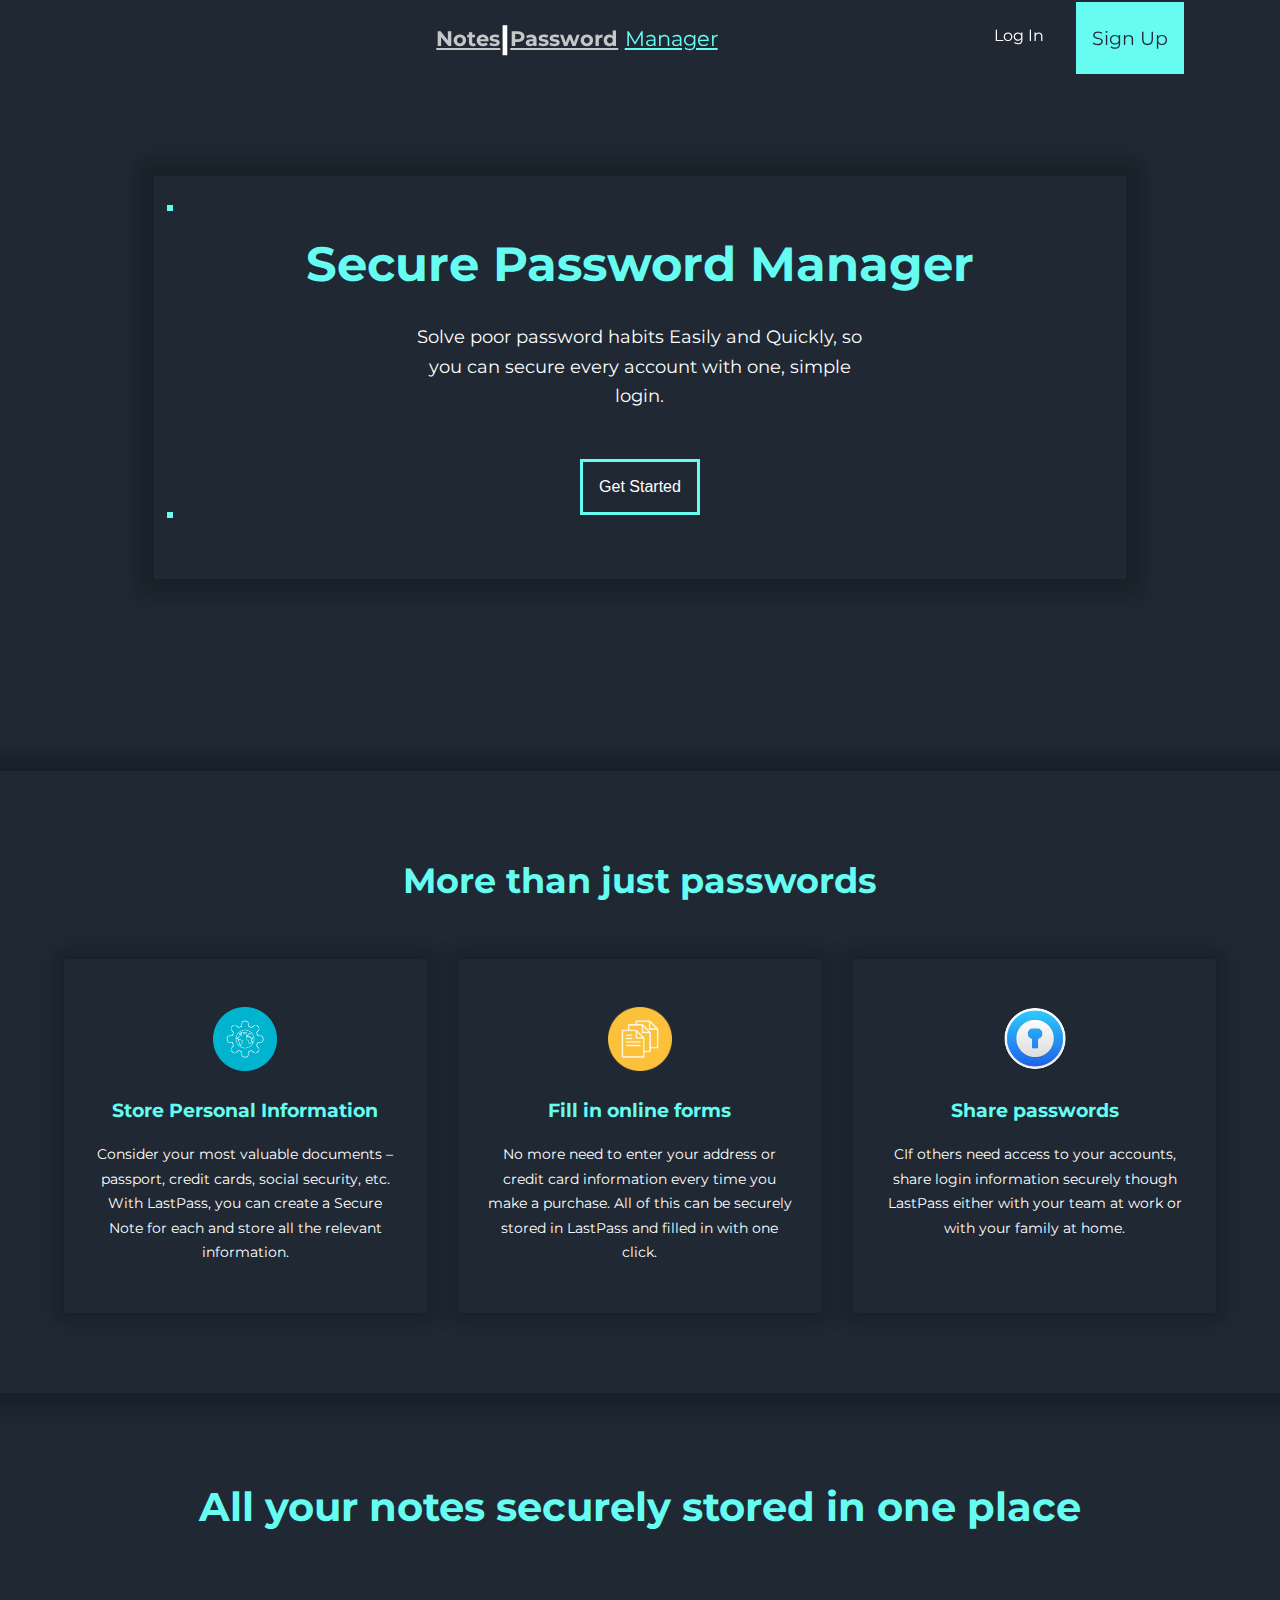
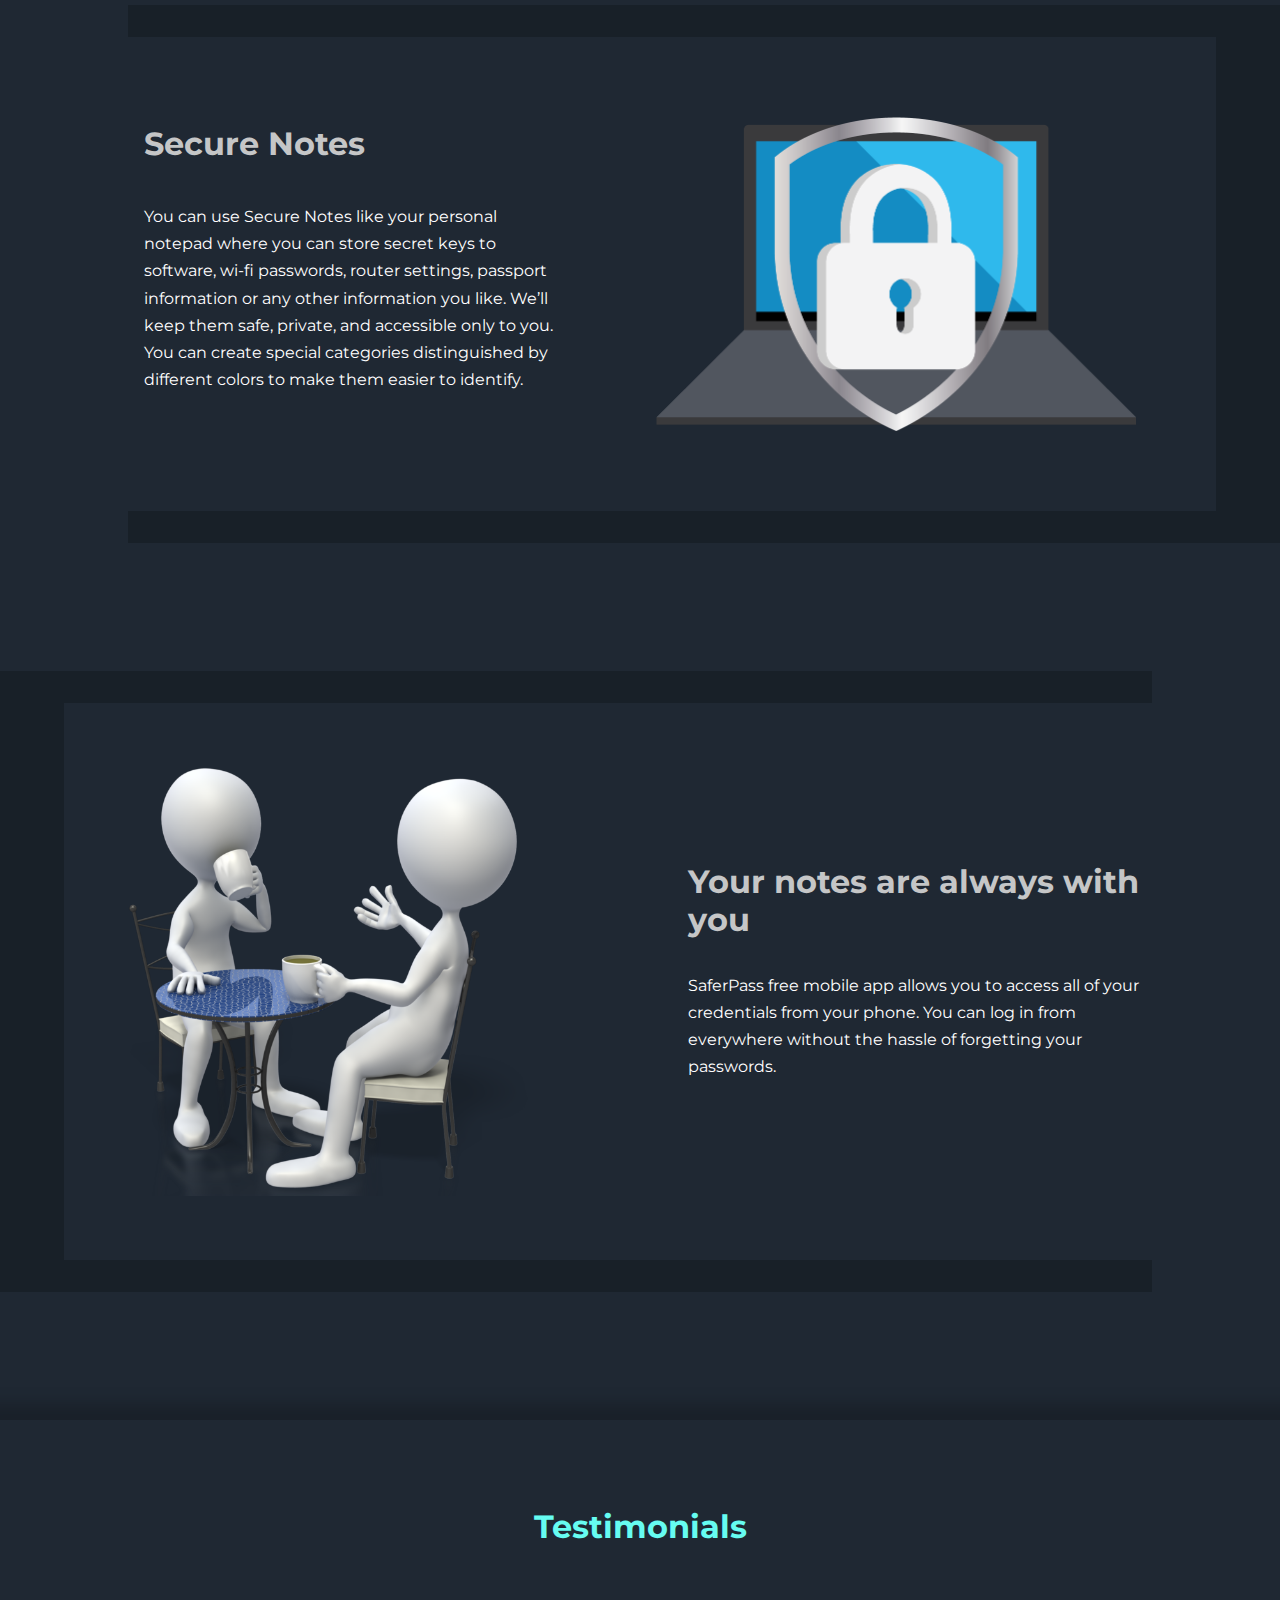
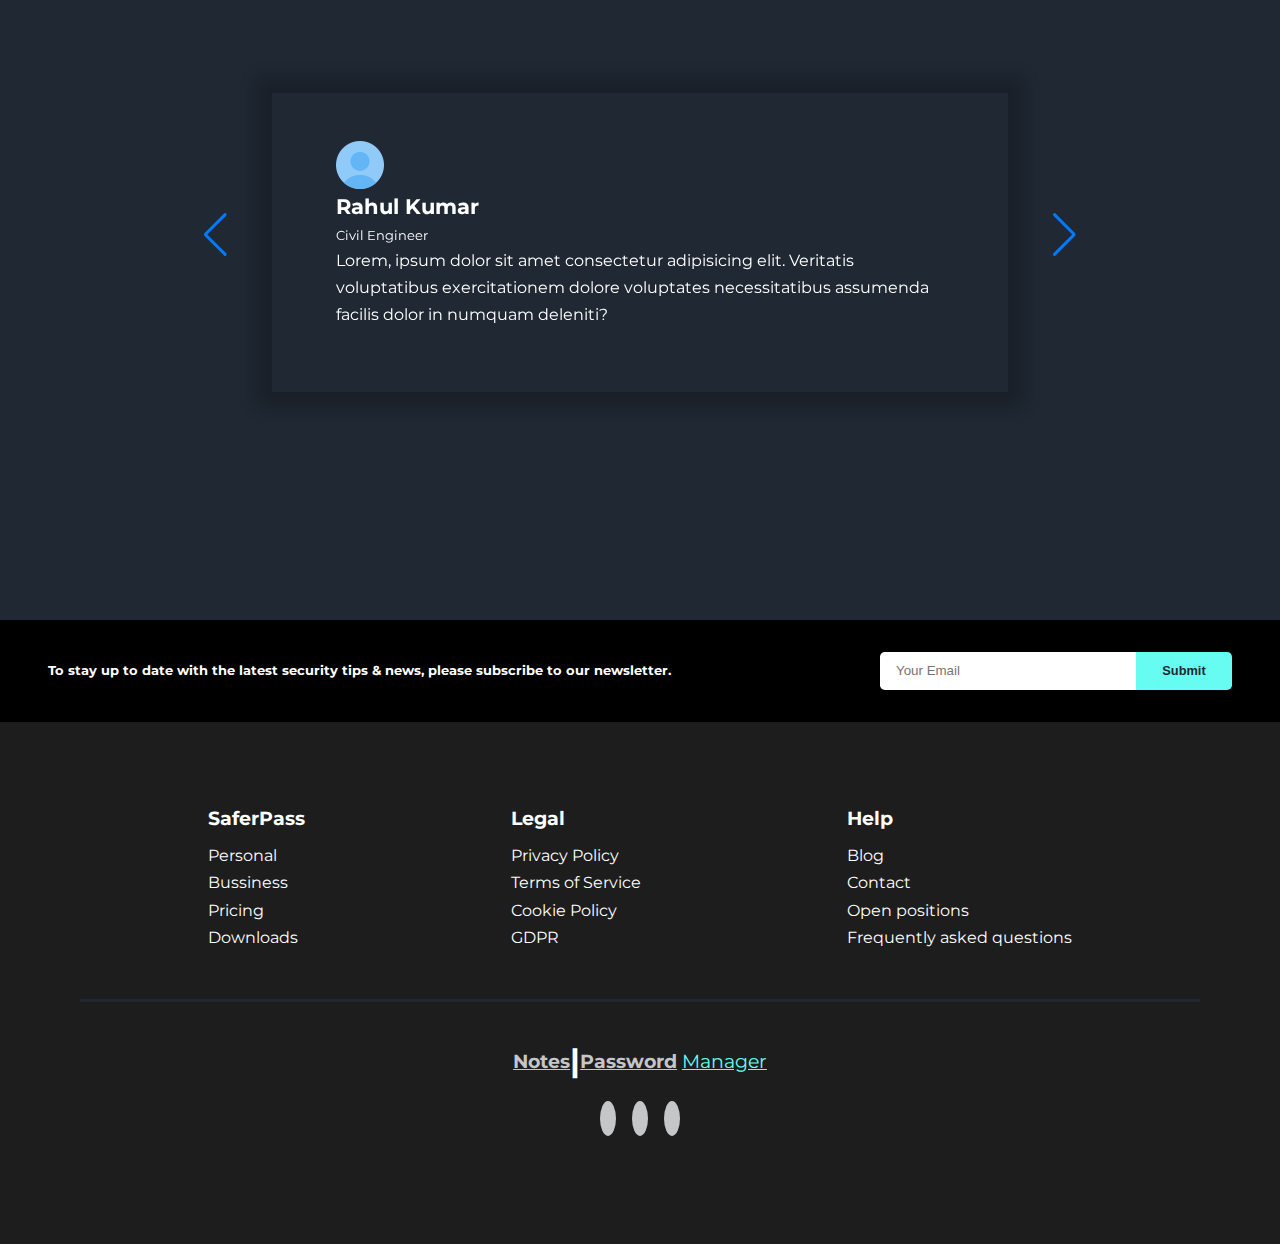
<file: index.html>
<html lang="en">
<head>
    <meta charset="UTF-8">
    <meta http-equiv="X-UA-Compatible" content="IE=edge">
    <meta name="viewport" content="width=device-width, initial-scale=1.0">
    <title>NotesPasswordManager</title>
    <link rel="stylesheet" href="https://unicons.iconscout.com/release/v2.1.6/css/unicons.css">

    <link rel="preconnect" href="https://fonts.googleapis.com">
<link rel="preconnect" href="https://fonts.gstatic.com" crossorigin>
<link href="https://fonts.googleapis.com/css2?family=Montserrat:ital,wght@0,100;0,300;0,500;0,600;0,700;0,800;0,900;1,500&family=Poppins:ital,wght@0,200;0,300;0,600;0,700;1,400&display=swap" rel="stylesheet">
   
<link
      rel="stylesheet"
      href="https://cdn.jsdelivr.net/npm/swiper/swiper-bundle.min.css"/>
    <link rel="stylesheet" href="style.css">

</head>
<body>
   
    <nav>
        <div class="menu-icon" >
            <i class="nav-ham uil uil-bars" onclick="settingToggle()"></i>
        </div>
        <div class="container">
            <div class="left">
                <h1>Notes</h1> <h2>|</h2> <h1>Password</h1> <span>Manager</span>
            </div>
            <div class="right">
                <ul>
                    <li class="active"> 
                        <div class="head-l">      
                            <h1>How It Works</h1>
                            <i class="icn uil uil-angle-up"></i>
                        </div>
                        <div class="sub-menu">
                            <div class="sub1">
                                <h1>OVERVIEW</h1>
                                <div class="sub2">
                                    <article>
                                         <a href="">Intro to Lastpass</a>
                                        <p>Simplify password management and protect your identity while online</p>
                                    </article>
                                    <article>
                                        <a href="">Password Manager</a>
                                        <p>Remember fewer passwords, log in faster and increase your online security</p>
                                    </article>
                                    <article>
                                        <a href="">Password Vault</a>
                                        <p>An encrypted safe location for all your passwords,notes,files and more</p>
                                    </article>
                                    <article>
                                        <a href="">Save and Autofill</a>
                                        <p>Save new accounts while on-the-go and fill passwords & forms with one click</p>
                                    </article>
                                </div>
                            </div>
                            <div class="sub1">
                                <h1>CORE FEATURE</h1>
                                <div class="sub2">
                                    <article>
                                        <a href="">Password Generator</a>
                                        <p>Create secure passwords using our built-in generator tool. Try it now for free!</p>
                                    </article>
                                    <article>
                                        <a href="">Dark Web Monitoring</a>
                                        <p>Auotmatically monitor and detect if your information has been exposed online</p>
                                    </article>
                                    <article>
                                        <a href="">Security Dashboard</a>
                                        <p>A central place to check the health and safer of your accounts</p>
                                    </article>
                                
                                </div>
                            </div>
                        </div>
                    
                    </li>
                    <li class="active">
                        <div class="head-l">
                            <h1>Personal</h1>
                            <i class="icn uil uil-angle-up"></i>
                        </div>
                        
                        <div class="sub-menu">
                            <div class="sub1">
                                <h1>INDIVIDUAL & FAMILY PLANS</h1>
                                <div class="sub2">
                                    <article>
                                        <i class="uil uil-usd-circle"></i> <a href="">Premium</a>
                                        <p>Unlimited device type access, dark web monitoring, security dashboard, emergency access and more</p>
                                    </article>
                                    <article>
                                        <i class="uil uil-smile-beam"></i> <a href="">Families</a>
                                        <p>Secure password management and sharing for your entire family</p>
                                    </article>
                            </div>
                        </div>
                        </div>
                    </li>
                    <li class="active"> 
                        <div class="head-l">
                        
                            <h1>Bussiness</h1>
                            <i class="icn uil uil-angle-up"></i>
                        </div>
                        
                        <div class="sub-menu">
                            <div class="sub1">
                                <h1>BUSINESS PLANS PLANS</h1>
                                <div class="sub2">
                                    <article>
                                        <i class="uil uil-crosshair"></i> <a href="">Teams</a>
                                        <p>Password management and secure password sharing for groups</p>
                                    </article>
                                    <article>
                                        <i class="uil uil-crosshairs"></i> <a href="">Business</a>
                                        <p>Simple and secure password management for your business.</p>
                                    </article>
                                    </article>
                                    <article>
                                        <i class="uil uil-chart-pie"></i> <a href="">Enterprise</a>
                                        <p>Scalable comprehensive password and ldentity management</p>
                                    </article>
                            </div>
                        </div>
                        <div class="sub1">
                            <h1>BUSINESS ADD-ONS</h1>
                            <div class="sub2">
                                <article>
                                    <i class="uil uil-code-branch"></i> <a href="">Single Sign-On (SSO)</a>
                                    <p>Give access and password protection with Single Sign-On for cloud apps.</p>
                                </article>
                                <article>
                                    <i class="uil uil-data-sharing"></i> <a href="">Multifactor Authentication (MFA)</a>
                                    <p>Challenge each login attempt by adding extra layers of security for access</p>
                                </article>
                        </div>
                    </div>
                    </div>
                    </li>
                    <li class="active"> 
                        <div class="head-l">
                            <h1>Resources</h1>
                            <i class="icn uil uil-angle-up"></i>
                        </div>
                        
                        <div class="sub-menu">
                            <div class="sub1">
                                <h1>SUPPORT</h1>
                                <div class="sub2">
                                    <article>
                                        <i class="uil uil-server-alt"></i> <a href="">Resource Center</a>
                                        <p>Everyting you need--ebooks to case studies--to improve your digital security</p>
                                    </article>
                                    <article>
                                        <i class="uil uil-cloud-question"></i> <a href="">Support & Documentation</a>
                                        <p>Instant access o our library of self-help resources and the Notes|PasswordManager Community</p>
                                    </article>
                                    <article>
                                        <i class="uil uil-shield-exclamation"></i> <a href="">Security Architecture</a>
                                        <p>Our zero-knowledge security model keeps your data private--even from us.</p>
                                    </article>
                            </div>
                        </div>
                        </div>

                    </li>
                    <li><a href="index.html">Home</a></li>
                    <li><a href="login.php">Log In</a></li>
                    <li><a href="signup.php">Sign Up</a></li>
                </ul>
            </div>
            <div class="last">
                <ul>
                    <li><a href="login.php">Log In</a></li>
                    <li><a href="signup.php">Sign Up</a></li>
                </ul>
            </div>
        </div>
    </nav>


    <section class="header">
        <div class="container snake-border">
            <h1>Secure Password Manager</h1>
            <p>Solve poor password habits Easily and Quickly, so you can secure every
                account with one, simple login.</p>
           <a href="login.php">
            <button class="btnn">Get Started</button>
           </a>
        </div>
    </section>


    <section class="info1">
        <h1>More than just passwords</h1>
        <div class="container">
            <div class="contain">
                <img src="pass1.png" alt="">
                <h1>Store Personal Information</h1>
                <p>Consider your most valuable documents – passport, credit cards, social security, etc. With LastPass, you can create a Secure Note for each and store all the relevant information.</p>
            </div>
            <div class="contain">
                <img src="pass2.png" alt="">
                <h1>Fill in online forms</h1>
                <p>No more need to enter your address or credit card information every time you make a purchase. All of this can be securely stored in LastPass and filled in with one click.</p>
            </div>
            <div class="contain">
                <img src="pass3.png" alt="">
                <h1>Share passwords</h1>
                <p>CIf others need access to your accounts, share login information securely though LastPass either with your team at work or with your family at home.</p>
            </div>
        </div>
    </section>


    <section class="feature">
        <h1>All your notes securely stored in one place</h1>
        <div class="feature1">
            <div class="fea-left">
                <h1>Secure Notes</h1>
                <p>You can use Secure Notes like your personal notepad where you can store secret keys to software, wi-fi passwords, router settings, passport information or any other information you like. We’ll keep them safe, private, and accessible only to you. You can create special categories distinguished by different colors to make them easier to identify.</p>
            </div>
            <div class="fea-right">
                <img src="secure.png" alt="">
            </div>
        </div>
        <div class="fea-part"></div>
        <div class="feature2">
            <div class="fea-left">
                <img src="secure1.png" alt="">
            </div>
            <div class="fea-right">
                <h1>Your notes are always with you</h1>
                <p>SaferPass free mobile app allows you to access all of your credentials from your phone. You can log in from everywhere without the hassle of forgetting your passwords.</p>
            </div>
        </div>
    </section>



    <section class="testimonial">
        <h1>Testimonials</h1>
        <div class="swiper mySwiper">
            <div class="swiper-wrapper">

              <div class="swiper-slide">
                <div class="head">
                    <div class="profile">
                        <div class="avatar">
                                <img src="profile-small.png" alt="">
                        </div>
                        <div class="info">
                            <h4>Rahul Kumar</h4>
                            <small>Civil Engineer</small>
                        </div>
                    </div>
                    <p>Lorem, ipsum dolor sit amet consectetur adipisicing elit. Veritatis voluptatibus exercitationem dolore voluptates necessitatibus assumenda facilis dolor in numquam deleniti?</p>
                </div>

            </div>


              <div class="swiper-slide">
                <div class="head">
                    <div class="profile">
                        <div class="avatar">
                                <img src="profile-small.png" alt="">
                        </div>
                        <div class="info">
                            <h4>Rahul Kumar</h4>
                            <small>Civil Engineer</small>
                        </div>
                    </div>
                    <p>Lorem ipsum dolor sit amet consectetur adipisicing elit. Consequatur harum, perspiciatis, nesciunt tempore beatae in incidunt dicta soluta a, voluptatibus accusantium veniam ratione quidem! Atque maxime delectus quia excepturi eveniet?</p>
                </div>
            </div>


              <div class="swiper-slide">
                <div class="head">
                    <div class="profile">
                        <div class="avatar">
                                <img src="profile-small.png" alt="">
                        </div>
                        <div class="info">
                            <h4>Rahul Kumar</h4>
                            <small>Civil Engineer</small>
                        </div>
                    </div>
                    <p>Lorem ipsum dolor sit amet consectetur adipisicing elit. Harum nulla modi, eum possimus a deleniti? Quisquam, animi? Odio, atque. Quos, excepturi omnis ratione enim iure veniam rerum aut inventore in?</p>
                </div>
            </div>


              <div class="swiper-slide">
                <div class="head">
                    <div class="profile">
                        <div class="avatar">
                                <img src="profile-small.png" alt="">
                        </div>
                        <div class="info">
                            <h4>Rahul Kumar</h4>
                            <small>Civil Engineer</small>
                        </div>
                    </div>
                    <p>Lorem ipsum, dolor sit amet consectetur adipisicing elit. Numquam praesentium id quae voluptas natus perferendis? Voluptas eum, alias autem, ducimus iste aut dolor porro dolorum exercitationem quo quae ea itaque.</p>
                </div>
            </div>


              <div class="swiper-slide">
                <div class="head">
                    <div class="profile">
                        <div class="avatar">
                                <img src="profile-small.png" alt="">
                        </div>
                        <div class="info">
                            <h4>Rahul Kumar</h4>
                            <small>Civil Engineer</small>
                        </div>
                    </div>
                    <p>Lorem, ipsum dolor sit amet consectetur adipisicing elit. Atque, inventore! Neque, ullam molestiae cumque animi tempore porro nulla magnam saepe reiciendis perferendis eaque nihil. Architecto natus deleniti voluptatibus est quaerat.</p>
                </div>
            </div>

            
            </div>
            <div class="swiper-button-next"></div>
             <div class="swiper-button-prev"></div>
            <div class="swiper-pagination"></div>
          </div>

    </section>

    <section class="subs">
        <div class="top">
            <h1>To stay up to date with the latest security tips & news, please subscribe to our newsletter.</h1>
            <form action="">
                <input type="email" name="email" placeholder="Your Email" class="type-area">
                <button class="submit-area">Submit</button>
            </form>
        </div>
    </section>
    <footer>
        <div class="bottom">
            <div class="data">
                <h1>SaferPass</h1>
                <ul>
                    <li><a href="">Personal</a></li>
                    <li><a href="">Bussiness</a></li>
                    <li><a href="">Pricing</a></li>
                    <li><a href="">Downloads</a></li>
                </ul>
            </div>
            <div class="data">
                <h1>Legal</h1>
                <ul>
                    <li><a href="">Privacy Policy</a></li>
                    <li><a href="">Terms of Service</a></li>
                    <li><a href="">Cookie Policy</a></li>
                    <li><a href="">GDPR</a></li>
                </ul>
            </div>
            <div class="data">
                <h1>Help</h1>
                <ul>
                    <li><a href="">Blog</a></li>
                    <li><a href="">Contact</a></li>
                    <li><a href="">Open positions</a></li>
                    <li><a href="">Frequently asked questions</a></li>
                </ul>
            </div>
        </div>
        <div class="part"></div>
        <div class="copyright">
            <div class="Name">
                <h1>Notes</h1> <h2>|</h2> <h1>Password</h1> <span>Manager</span>
            </div>
            <div class="logos">
                <a href="https://facebook.com/"><i class="uil uil-facebook-f"></i></a>
                <a href="https://www.twitter.com/"><i class="uil uil-twitter"></i></a>
                <a href="https://www.linkedin.com/"><i class="uil uil-linkedin-alt"></i></a>
            </div>
        </div>
    </footer>

    <script src="https://cdn.jsdelivr.net/npm/swiper/swiper-bundle.min.js"></script>
        <script src="script.js"></script>
</body>
</html>
</file>
<file: style.css>
*{
    margin: 0;
    padding: 0;
    border: 0;
    outline: 0;
    text-decoration: none;
    list-style: none;
    box-sizing: border-box;
}

:root{
    --color-primary:#66fcefc6;
    --color-success:#1a3230c6;
    --color-warning:#f7c94b;
    --color-danger:#f75842;
    --color-danger-variant:rgba(247,88,66,0.4);
    --color-white:#fff;
    --color-light:#C5C6C7;
    --color-black:#1d1d1d;
    --color-bg:#1F2833;
    --color-bg1:#0B0C10;
    --color-bg2:#66FCF1;
    --color-bg3:#45A29E;
    --color-bg4:#48b1a8;

    --container-width-lg:76%;
    --container-width-md:90%;
    --container-width-sm:94%;

    --transition: all 400ms ease;

}

::-webkit-scrollbar{
    width: 10px;
    background-color: var(--color-bg1);
}
::-webkit-scrollbar-thumb{
    background: var(--color-bg2);
}


body{
    font-family: 'Montserrat', sans-serif;
    line-height: 1.7;
    color: var(--color-white);
    background: var(--color-bg);
}
.container{
    width: var(--container-width-lg);
    margin: 0 auto;
}
section{
    overflow: hidden;
}
section h2{
    text-align: center;
    margin-bottom: 4rem;
}

h1{
    font-size: 1.2rem;
}
h2{
    font-size: 2rem;
}
h3{
    font-size: 4.6rem;
}
h4{
    font-size: 1.3rem;
}
a{
    color: var(--color-white);
}
img{
    width: 100%;
    display: block;
    object-fit: cover;
}
.btn{
    display: inline-block;
    background: var(--color-white);
    color: var(--color-black);
    padding: 1rem 2rem;
    border: 1px solid transparent;
    font-weight: 500;
    transition: var(--transition);
}
.btn:hover{
    background: transparent;
    color:var(--color-white);
    border-color: var(--color-white);
}
.btn-primary{
    background:var(--color-danger);
    color: var(--color-white);
}
                                        /* Nav bar  */
nav{
    background: transparent;
    width: 100vw;
    height: 4.8rem;
    position: fixed;
    top: 0;
    z-index: 11;
    display: flex;
    align-items: center;
}
nav .container{
    display: flex;
    justify-content: space-between;
    margin: 0.24rem auto;
    align-items: center;
    width: 75%;
   
}
nav .container .left{
    display: flex;
    align-items: center;
    margin-left: -6rem;
}
nav .container .left h1{
    text-decoration: underline;
    font-size: 1.3rem;
    color: var(--color-light);
}
nav .container .left span{
    text-decoration: underline;
    font-size: 1.3rem;
    margin-left: 0.4rem;
    color: var(--color-bg2);
}   
nav .container .right ul{
    display: flex;
}
nav .container .right ul li h1{
    color: var(--color-white);
    font-weight: 500;
    cursor: pointer;
}
nav .menu-icon{
    display: none;
}

nav .container .right ul li:nth-child(5){
    display: none;
}
nav .container .right ul li:nth-child(6){
    display: none;
}
nav .container .right ul li:nth-child(7){
    display: none;
}
.right ul .active .head-l{
    display: flex;
}
.right ul li .icn{
    font-size: 2rem;
    color: white;
    cursor: pointer;
}
.icn-rotate{
    transform: rotateX(180deg);
}
nav .container .right ul li{
    font-weight: 500;
    padding: 1.2rem 0.8rem;
    font-size: 1.2rem;
    color: var(--color-bg);
    transition: var(--transition);
}
nav .container .right ul li h1:hover{
    color: var(--color-bg2);
}



.right ul .sub-menu .sub1 h1{
    font-size: 1rem;
    padding-bottom: 1rem;
    color: var(--color-light);
}  
.right ul .sub-menu .sub1 h1:hover{
    color: var(--color-light);
}
.right ul .sub-menu .sub1 article{
    padding-bottom: 1rem;
} 
.right ul .sub-menu .sub1 article a{
    font-size: 1.15rem;
    color: var(--color-black);
    font-weight: 600;
}
.right ul .sub-menu .sub1 article a:hover{
    color: var(--color-danger);
}
.right ul .sub-menu .sub1 article p{
    font-size: 1rem;
    color: white;
}

.sub-menu{
    display: none;
}
.sub-menu1{
    display: block;
    position: absolute;
    left: 30rem;
    width: 50rem;
    margin-top: 1.5rem;
    background: var(--color-bg3);
    box-shadow: 0rem 1.5rem 1rem 1.5rem rgba(0, 0, 0, 0.2);
    border-top: none; 
    display: flex;
    padding: 3rem;
    padding-top: 2rem;
    gap: 3rem;
}   

.right ul li .sub-menu::before{
    content: '';
    z-index: -1;
    width: 1.5rem;
    height: 1.5rem;
    transform: rotateZ(45deg);
    /* background: linear-gradient(150deg ,var(--color-bg2),var(--color-bg3),var(--color-bg3)); */
    background: var(--color-bg4);
    box-shadow: 0 0 1rem 0.5rem rgba(0, 0, 0, 0.2);
    position: absolute;
    margin-left: 3.5rem;
    top:-0.75rem;
    left: 1.5rem;
    color: var(--color-bg2);
   font-size: 2rem;
} 
.right ul li:nth-child(1) .sub-menu::before{
        left: -1.5rem;
}
.right ul li:nth-child(2) .sub-menu::before{
        left: -2.3rem;
}
.right ul li:nth-child(3) .sub-menu::before{
        left: 20rem;
}
.right ul li:nth-child(4) .sub-menu::before{
        left: 15.3rem;
}


.right ul li:nth-child(2) .sub-menu{
    width: 30rem;
    margin-left: 12rem;
}
.right ul li:nth-child(4) .sub-menu{
    width: 30rem;
    margin-left: 15rem;
}


nav .container .last ul{
    display: flex;
    gap: 2rem;
    margin-right: -5rem;
}
nav .container .last ul li a{
    transition: var(--transition);
}
nav .container .last ul li:hover a{
    color:var(--color-bg2);
}
nav .container .last ul li:nth-child(2) a{
    font-size: 1.2rem;
    background: var(--color-bg2);
    color: var(--color-bg);
    padding: 1.5rem 1rem;
}

nav .container .last ul li:nth-child(2) a:hover{
    background: var(--color-primary);
}
.window-scroll{
    background: var(--color-bg);
    box-shadow: 0 1rem 2rem rgba(0, 0, 0, 0.4);
}


.btnn{

    border: 3px solid var(--color-bg2);
    background: transparent;
    padding: 1rem;
    color: white;
    font-size: 1.5rem;
    transition: var(--transition);
}
.btnn:hover{
    cursor: pointer;
    background: var(--color-bg2);
    color:var(--color-bg);
    box-shadow: 0 0 1rem 1rem rgba(0, 0, 0, 0.3);
}

section.header .container h1{
    font-size: 3.5rem;
    color: var(--color-bg2);
    padding: 1rem 0rem;
}
section.header .container p{
    width: 50%;
    margin: 0 auto;
    padding-bottom: 3rem;
    font-size: 1.5rem;
}
section.header .container{
    /* border:1px solid var(--color-bg2); */
    box-shadow: 0rem 0rem 1rem 1rem rgba(0, 0, 0, 0.2);
    padding: 2rem 1rem;
    padding-bottom: 4rem;
    margin-bottom: 2rem;
}
section.header {
    padding-bottom: 10rem;
    padding-top: 11rem;
    margin: 0 auto;
    text-align: center;
}

                    /* /snake */
  
  .ex1.snake-border::after 
  { 
      content: none; 
  }
  .ex2.snake-border::before 
  { 
      content: none; 
  }
  
   @keyframes snake-border-head {
    
    
    90% { left: 0; top: 0; width: 0; height: 40%; }
    90% { left: 0; top: 0; width: 0; height: 0; }
    100% { left: 0; top: 0; width: 40%; height: 0; } 0% { left: 0; top: 0; width: 40%; height: 0; }
    
    15% { left: 60%; top: 0; width: 40%; height: 0; }
    15% { left: 100%; top: 0; width: 0; height: 0; }
    25% { left: 100%; top: 0; width: 0; height: 40%; }
    
    40% { left: 100%; top: 60%; width: 0; height: 40%; }
    40% { left: 100%; top: 100%; width: 0; height: 0; }
    50% { left: 60%; top: 100%; width: 40%; height: 0; }
    
    65% { left: 0; top: 100%; width: 40%; height: 0; }
    65% { left: 0; top: 100%; width: 0; height: 0; }
    75% { left: 0; top: 60%; width: 0; height: 40%; }
    
  } 
   @keyframes snake-border-tail {
    
  
  90% { top: 0%; height: 40%; }
  100% { left: 0; top: 0; width: 0; height: 0; } 0% { left: 0; top: 0; width: 0; height: 0; }
  
  15% { width: 40%; }
  25% { left: 100%; top: 0; width: 0; height: 0; }
  
  40% { height: 40%; }
  50% { left: 100%; top: 100%; width: 0; height: 0; }
  
  65% { left: 0%; width: 40%; }
  75% { left: 0; top: 100%; width: 0; height: 0; }
  
  } 
  
  .snake-border {
  position: relative;
  box-shadow: inset 0 0 0 1px var(--color-bg2);
  }
  .snake-border::before, .snake-border::after {
  content: '';
  display: block;
  position: absolute;
  outline: 3px solid var(--color-bg2);
  animation-duration: 6s;
  animation-timing-function: linear;
  animation-iteration-count: infinite;
  }
  .snake-border::before { 
      animation-name: snake-border-head; 
  }
      .snake-border::after 
  {
       animation-name: snake-border-tail; 
  }


            /* // info1  */

section.info1{
    padding-top: 5rem;
    padding-bottom: 5rem;
    background: var(--color-bg);
    text-align: center;
    box-shadow: 0rem 0rem 1rem 1rem rgba(0, 0, 0, 0.2);
}
section.info1 h1{
    font-size: 3rem;
    padding-bottom: 3rem;
    color: var(--color-bg2);
}
section.info1 .container{
    display: grid;
    grid-template-columns: repeat(3,1fr);
    justify-content: center;
    text-align: center;
    gap: 2rem;
    width: 90%;
}
section.info1 .container .contain{
    /* border: 1px solid var(--color-bg2); */
    text-align: center;
    align-items: center;
    padding: 3rem;
    box-shadow: 0rem 0rem 1rem 0.5rem rgba(0, 0, 0, 0.2);
}

section.info1 .container .contain:hover{
    box-shadow: 0rem 0rem 1rem 1rem rgba(0, 0, 0, 0.2);
    cursor: pointer;
}
section.info1 .container .contain h1{
    font-size: 1.3rem;
    padding-top: 0.4rem;
    padding-bottom: 1rem;
}
section.info1 .container .contain p{
    font-size: 1rem;
}
section.info1 .container .contain img{
    width: 5rem;
    margin: 0 auto;
    padding-bottom: 1rem;
}



                        /* ////TESTIMONIALS  */
section.testimonial{
    box-shadow: 0rem 0rem 1rem 1rem rgba(0, 0, 0, 0.2);
    width: 100%;
}
section.testimonial h1{
    text-align: center;
    padding-top: 5rem;
    font-size: 2rem;
    color: var(--color-bg2);
}

section.testimonial .swiper{
    width: 70%;
    height: 70%;
    margin: 0 auto;
    margin-bottom: 10rem;

}
section.testimonial .swiper .swiper-wrapper .swiper-slide{
    display: flex;
    height: 80%;
    border-radius: 1rem;
    align-items: center;
    justify-content: center;
    flex-direction: column;
    padding-bottom: 8rem;
     margin-top: 7rem; 
    }
   
    section.testimonial .swiper .swiper-pagination{
        color: var(--color-bg2);
        margin: 2rem 0rem;
    }


    section.testimonial .swiper .swiper-wrapper .swiper-slide .head{

     box-shadow: 0 0 1rem 1rem rgba(0, 0, 0, 0.2);
        padding: 4rem;
        padding-top: 3rem;
        margin: 2rem 5rem;
        
    }
    
    section.testimonial .swiper .swiper-wrapper .swiper-slide .head .profile .avatar img{
        width: 3rem;
        
    }



    /* ///feature  */

section.feature .feature1 .fea-right img{
    width: 30rem;
}
section.feature .feature2 .fea-left img{
    width: 25rem;
}
section.feature{
    padding: 2rem;
    margin: 5rem 0rem;
    margin-right: 5rem;
    margin-bottom: 10rem;
    text-align: center;
    display: flex;
    flex-direction: column;
}
section.feature h1{
    padding-bottom: 6rem;
    font-size: 3rem;
    color: var(--color-bg2);
}
.animl{
    opacity: 0; 
    transform: translateX(-200%);
    transition: 1.2s ease;
}
.anim-show{
    opacity: 1;
    transform: translateX(0%);
}
.animr{
    opacity: 0;
    transform: translateX(200%);
    transition: 1.2s ease;
}
.anim-show1{
    opacity: 1;
    transform: translateX(0%);

}
section.feature .feature1{
    box-shadow: 6rem 0rem 0rem 2rem rgba(0, 0, 0, 0.2);
    display: grid;
    grid-template-columns: 1fr 1fr;
    padding: 5rem;
    margin-bottom: 5rem;
    gap:10rem;
    width: 90%;
    margin: 0 auto;
    text-align: left;
}
section.feature .feature1 h1{
    font-size: 2.2rem;
    color: var(--color-light);
}
section.feature .feature1 p{
    font-size: 1.1rem;
    margin-top: -4rem;
}
section.feature .feature2{
    box-shadow: -6rem 0rem 0rem 2rem rgba(0, 0, 0, 0.2);
    display: grid;
    grid-template-columns: 1fr 1fr;
    padding: 4rem;
    margin-bottom: 5rem;
    gap:10rem;
    width: 90%;
    margin: 0 auto;
    text-align: left;
    margin-top: 15rem;
}
section.feature .feature2 h1{
    line-height: 1.2em;
    font-size: 2.2rem;
    margin-top: 6rem;
    color: var(--color-light);
}
section.feature .feature2 p{
    font-size: 1.1rem;
    margin-top: -4rem;
}


                /* //footer  */


section.subs{
    background: black;
}
section.subs .top{
    align-items: center;
    display: flex;
    justify-content: space-between;
    padding: 2rem 5rem;
}
section.subs .top h1{
    margin-left: 3rem;
    font-size: 0.9rem;
}
section.subs .top form{
    margin-right: 5rem;
    display: flex;
}
section.subs .top form .type-area{
    border-top-left-radius: 0.3rem;
    border-bottom-left-radius :0.3rem;
    outline: none;
    padding: 0.7rem 1rem;
    width: 16rem;
}
section.subs .top form .submit-area{
    border-top-right-radius: 0.3rem;
    border-bottom-right-radius: 0.3rem ;
    outline: none;
    padding: 0.7rem 1rem;
    width: 6rem;
    color: var(--color-bg);
    font-weight: 500;
    font-size: 1rem;
    background: var(--color-bg2);
    cursor: pointer;
}
footer{
    padding: 5rem;
    background: var(--color-black);
}

footer .bottom{
    display: flex;
    justify-content: space-between;
    margin: 0rem 10rem;
}


footer .part{
    background: var(--color-bg);
    margin-top: 3rem;
    height: 0.2rem;

}
footer .copyright{
    text-align: center;
    margin: 2rem 10rem;
}
footer .copyright .Name{
    align-items: center;
    display: flex;
    justify-content: center;
}

footer .copyright .logos{
    margin-top: 1rem;
    
}
footer .copyright .logos a{
    background: var(--color-light);
    border-radius: 50%;
    padding: 0.6rem;
    margin: 0.6rem;
    color:var(--color-bg);
    transition: var(--transition);
}



footer .copyright .logos a:hover{
    color: var(--color-bg2);
}

footer .copyright .Name h1{
    font-size: 1.5rem;
    text-decoration: underline;
    color: var(--color-light);
}
footer .copyright .Name span{
    font-size: 1.5rem;
    text-decoration: underline;
    margin-left: 0.3rem;
    color: var(--color-bg2);
}


footer .bottom .data h1{
    margin-bottom: 0.5rem;
}
footer .bottom .data ul li a{
    transition: var(--transition);
}
footer .bottom .data ul li a:hover{
    color: var(--color-bg2);
}

@media screen and (max-width:1340px) {
    nav .container .right ul li:nth-child(5){
        display: block;
    }
    nav .container .right ul li:nth-child(6){
        display: block;
    }
    nav .container .right ul li:nth-child(7){
        display: block;
    }

    nav .container .last ul{
        margin-right: -4rem;
    }

    nav .container .left{
        margin: 0.5rem auto;
    }
    nav .container .left h1{
        font-size: 1.3rem;
    }
    nav .container .left span{
        font-size: 1.3rem;
    }
    nav .container .right .menu-icon{
        display: block;
    }
    nav .container .right{
        position: absolute;
        top: 100%;
        left: 3%;
        background: var(--color-bg3);
        padding: 2rem 2rem;
        margin-left: -1.8rem;
        height: 100vh;
        overflow: scroll;
    }
    nav .container .right ul li:nth-child(4){
        padding-bottom: 3rem;
    }

    .sub-menu1{
        display: block;
        position:absolute;
        width: 20rem;
        left: -2rem;
        top: -1rem;
        background: transparent;
        box-shadow: none;
        flex-direction: column;
    }
    .right{
        display: none;
    }
    .ul-menu-open{
        display: block;
    }
    nav .container .right ul{
        flex-direction: column;
    }
    .right ul li .sub-menu{
        position: relative;
        margin: 0;
        margin-top: 1rem;
    }

    .right ul li:nth-child(2) .sub-menu{
        width: 20rem;
        margin-left: 0rem;
    }
    .right ul li:nth-child(4) .sub-menu{
        width: 20rem;
        margin-left: 0rem;
    }

    .right ul li .sub-menu ul{
        margin: 0;
    }
    nav .menu-icon{
        display: block;
    }
    .menu-icon{
        margin: 1.5rem;
        position: fixed;
    }
    .menu-icon i{
        font-size: 2.5rem;
        cursor: pointer;
    }


    
  

    section.header .container h1{
        font-size: 3rem;
    }
    section.header .container p{
        font-size: 1.1rem;
    }
    .btnn{
        font-size: 1rem;
    }

    section.info1 h1{
        font-size: 2.2rem;
    }
    section.info1 .container .contain h1{
        font-size: 1.2rem;
    }
    section.info1 .container .contain{
        padding: 3rem 1.8rem;
    }
    section.info1 .container .contain p{
        font-size: 0.9rem;
    }
    section.info1 .container .contain img{
        width: 4rem;
    }

    section.feature h1{
        font-size: 2.5rem;
    }
    section.feature{
        padding: 0;
        margin: 5rem 0rem;
    }
    section.feature .feature1{
        gap: 6rem;
    }
    section.feature .feature1 h1{
        font-size: 2rem;
    }
    section.feature .feature1 p{
        font-size: 1rem;
    }

    section.feature .feature2{
        margin-top: 12rem;
        gap: 6rem;
        margin-bottom: 5rem;
    }
    section.feature .feature2 h1{
        font-size: 2rem;
    }
    section.feature .feature2 p{
        font-size: 1rem;
    }

    section.testimonial{
        height: 50rem;
    }

    section.testimonial .swiper{
        margin-bottom: 4rem;
    }
    section.testimonial .swiper .swiper-wrapper{
        padding-bottom: 10rem;
        padding-top: 5rem;
    }
    section.testimonial .swiper .swiper-wrapper .swiper-slide .head{
        margin-bottom : 10rem;
    }
    
    section.testimonial .swiper .swiper-pagination{
        margin-bottom: -1rem;
    }

    section.subs .top{
        padding: 2rem 2rem ;
    }
    section.subs .top h1{
        font-size: 0.8rem;
        margin-left: 1rem;
    }
    section.subs .top form{
        margin-right: 1rem;
    }
    section.subs .top form .submit-area{
        font-size: 0.8rem;
        font-weight: bold;
    }

    footer .bottom{
        margin: 0rem 8rem;
    }
    footer .copyright .Name h1{
        font-size: 1.2rem;
    }
    footer .copyright .Name span{
        font-size: 1.2rem;
    }
    footer .copyright .logos a{
        padding: 0.5rem;
        margin: 0.5rem;
    }
}

@media screen and (max-width:1000px){
   
   
    nav .container .right ul li{
        margin: 0rem;
        padding: 0.8rem;
    }
    section.header .container h1{
        font-size: 2.5rem;
    }
    section.feature .feature1 .fea-right img{
        width: 25rem;
    }
    
    section.feature .feature1{
        padding: 4rem;
        margin: 0;
        
    }
    
    section.subs .top h1{
        font-size: 0.7rem;
        margin-left: 0;
    }
    section.subs .top form{
        margin-right: 0rem;
    }

    footer .bottom{
        margin: 0;
    }
}

@media screen and (max-width:900px){

    nav .container .right ul li{
        margin: 0rem;
        padding: 0rem;
    }

    nav .container .last ul{
        margin-right: -4rem;
    }

    nav .container .left{
        margin: 0.5rem auto;
    }
    nav .container .left h1{
        font-size: 1.3rem;
    }
    nav .container .left span{
        font-size: 1.3rem;
    }
    nav .container .right .menu-icon{
        display: block;
    }
    nav .container .right{
        position: absolute;
        top: 100%;
        left: 3%;
        background: var(--color-bg3);
        padding: 2rem 3rem;
        padding-bottom: 100vw;
        margin-left: -1.8rem;
    }
    .right{
        display: none;
    }
    .ul-menu-open{
        display: block;
    }
    nav .container .right ul{
        flex-direction: column;
    }
    .right ul li .sub-menu{
        position: relative;
        margin: 0;
        margin-top: 1rem;
    }
    .right ul li .sub-menu ul{
        margin: 0;
    }
    nav .container .right ul li{
        margin: 1rem 0rem;
    }
    nav .menu-icon{
        display: block;
    }
    .menu-icon{
        margin: 1.5rem;
        position: fixed;
    }
    .menu-icon i{
        font-size: 2.5rem;
        cursor: pointer;
    }


    section.header .container h1{
        font-size: 2.5rem;
    }
    section.header .container p{
        font-size: 1.1rem;
        width: 80%;
    }
    section.info1 .container{
        width: 98%;
        gap: 1rem;
    }   
    section.info1 .container .contain{
        padding: 2rem;
    }
    section.info1 .container .contain h1{
        margin: 0rem -1.8rem;
        font-size: 1rem;
    }
    section.info1 .container .contain p{
        font-size: 0.8rem;
    }

    section.feature h1{
        font-size: 2rem;
    }

    section.feature .feature1 .fea-right img{
        width: 20rem;
        margin-top: 5rem;
      
    }

    section.feature .feature1 h1{
        font-size: 1.8rem;
    }

    section.feature .feature1 p{
        font-size: 0.9rem;
    }

    section.feature .feature1{
        padding: 4rem;
        margin: 0;
        gap: 4rem;
    }

    section.feature .feature2 .fea-left img{
        width: 18rem;
    }
    section.feature .feature2 .fea-right{
            margin-top: -5rem;
    }


    section.testimonial .swiper{
        width: 100%;
        height: 55%;
    }
    section.testimonial .swiper .swiper-wrapper .swiper-slide .head{
        margin-top: 4rem;
    }
    
    section.subs .top form .type-area{
        width: 12rem;
        font-size: 0.8rem;
    }
    section.subs .top form .submit-area{
        width: 5rem;
    }

    footer .bottom .right{
        display: block;
    }
    
    }


    @media screen and (max-width:600px){
       
        nav .container .right ul li{
            margin: 0rem;
            padding: 1rem;
        }

        nav .container .left h1{
            font-size: 1rem;
         
        }
        nav .container .left span{
            font-size: 1rem;
        }
        nav .container .left h2{
            font-size: 1.5rem;
        }

        nav .container .last ul li:nth-child(2){
            display: none;
        }
        nav .container .last ul li:nth-child(1){
            margin-right: 2.7rem;
            
        }
        nav .container .right ul li:nth-child(5){
            display: block;
        }
        nav .container .right ul li:nth-child(6){
            display: block;
        }
        nav .container .right ul li:nth-child(7){
            display: block;
        }
        nav .container .left{
            margin: 0.5rem auto;
        }
        nav .menu-icon{
            margin-top: 2rem ;
            margin-left: 1rem;
        }
        .container{
            width: 90%;
        }
        nav .menu-icon i{
            font-size: 1.7rem;
        }
        section.header .container h1{
            font-size: 1.7rem;
        }
        section.header .container p{
            font-size: 0.9rem;
        }
        section.info1 h1{
            font-size: 1.7rem;
        }
        section.info1 .container{
            grid-template-columns: 1fr;
            width: 80%;
            gap: 2rem;
        }
        section.info1 .container .contain h1{
            font-size: 1.2rem;
        }
        section.info1 .container .contain p{
            font-size: 0.9rem;
        }
        section.info1 .container .contain{
            padding: 4rem 2rem;
            
        }
        section.info1 h1{
            font-size: 1.5rem;
        }
        section.feature{
            justify-content: center;
            align-items: center;
        }

        section.feature h1{
            font-size: 1.5rem;
            margin: 0rem 3rem;
            align-items: center;
            justify-content: center;
        }
        section.feature .feature1{
            margin: 2rem;
            padding: 5rem 2rem;
            align-items: center;
            justify-content: center;
            text-align: center;
            grid-template-columns: 1fr;
            gap: 1rem;
            box-shadow: 0rem -4rem 0rem 1rem rgba(0, 0, 0, 0.2);
        }
        section.feature .feature2{
            margin: 2rem;
            padding: 5rem 2rem;
            align-items: center;
            justify-content: center;
            text-align: center;
            grid-template-columns: 1fr;
            gap: 1rem;
            box-shadow: 0rem 4rem 0rem 1rem rgba(0, 0, 0, 0.2);
        }
        section.feature .feature1 .fea-right{
            margin: 0 auto;
            margin-bottom: 5rem;
        }
        section.feature .feature1 .fea-left h1{
            font-size: 1.5rem;
        }
        section.feature .feature2 .fea-left{
            margin: 0 auto;
            margin-top: 4rem;
            margin-bottom: 2rem;
        }
        section.feature .feature2 .fea-right{
            margin-bottom: 1rem;
        }
        section.feature .feature2 .fea-right h1{

            font-size: 1.4rem;
        }
        section.feature .fea-part{
            /* background: var(--color-bg3); */
            height: 0.2rem;
            width: 85%;
            margin: 0 auto;
            margin-top: -6rem;
            box-shadow: 0rem 3rem 0rem 0.8rem rgba(0, 0, 0, 0.2);
        
        }
        
        section.testimonial{
            display: none;
        }


        section.subs .top{
            flex-direction: column-reverse;
            justify-content: center;
        }
        section.subs .top h1{
            margin:0;
            margin-top: 1rem;
            margin-bottom: -1rem;
            font-size: 0.65rem;
        }

        section.subs .top form .type-area{
            width: 15rem;
            font-size: 0.8rem;
        }
        section.subs .top form .submit-area{
            width: 5rem;
            overflow: hidden;
            font-size: 0.8rem;
        }
    
        footer .bottom{
            flex-direction: column;
            align-items: center;
            text-align: center;
            gap: 3rem;
        }

        footer .copyright .logos{
            margin-top: 1rem;
            padding: 0;
        }
        footer .copyright{
            margin: 0;
            margin-top: 1rem;
            padding: 0;
        }

    }
</file>
